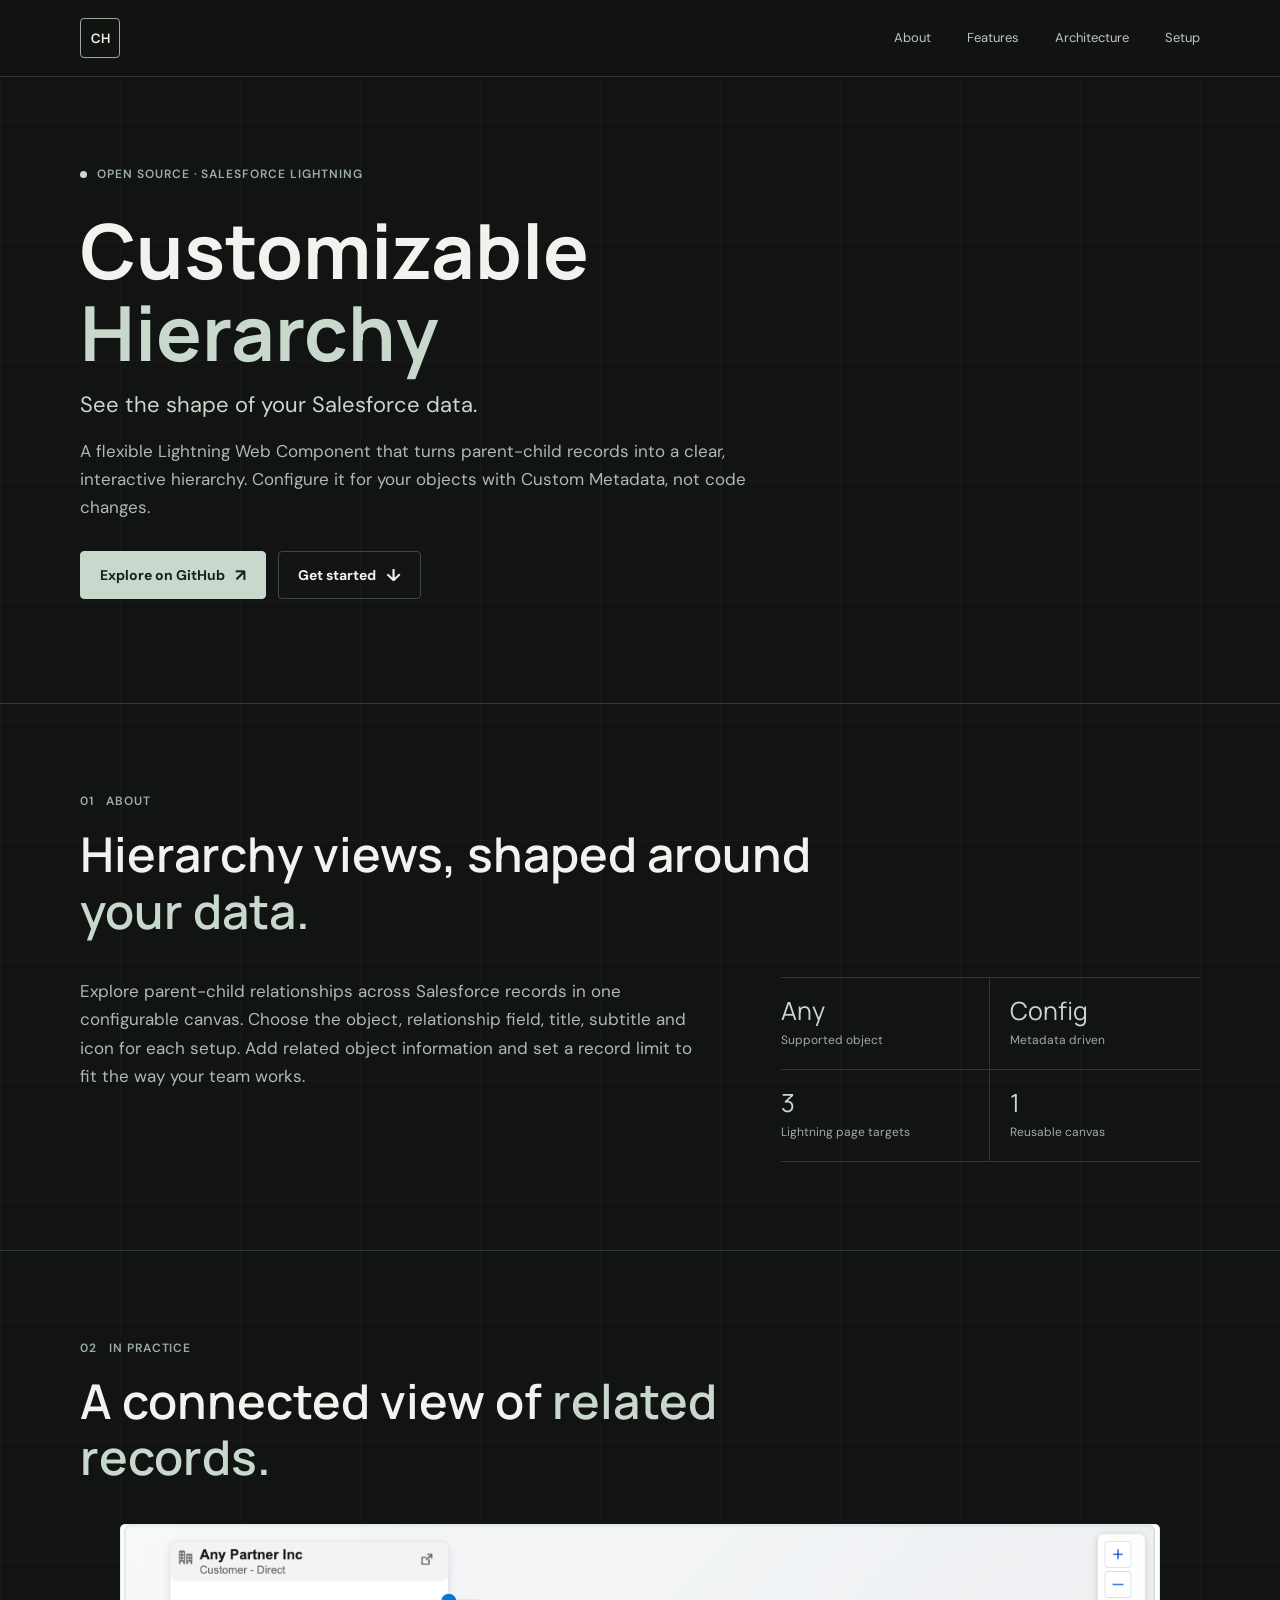
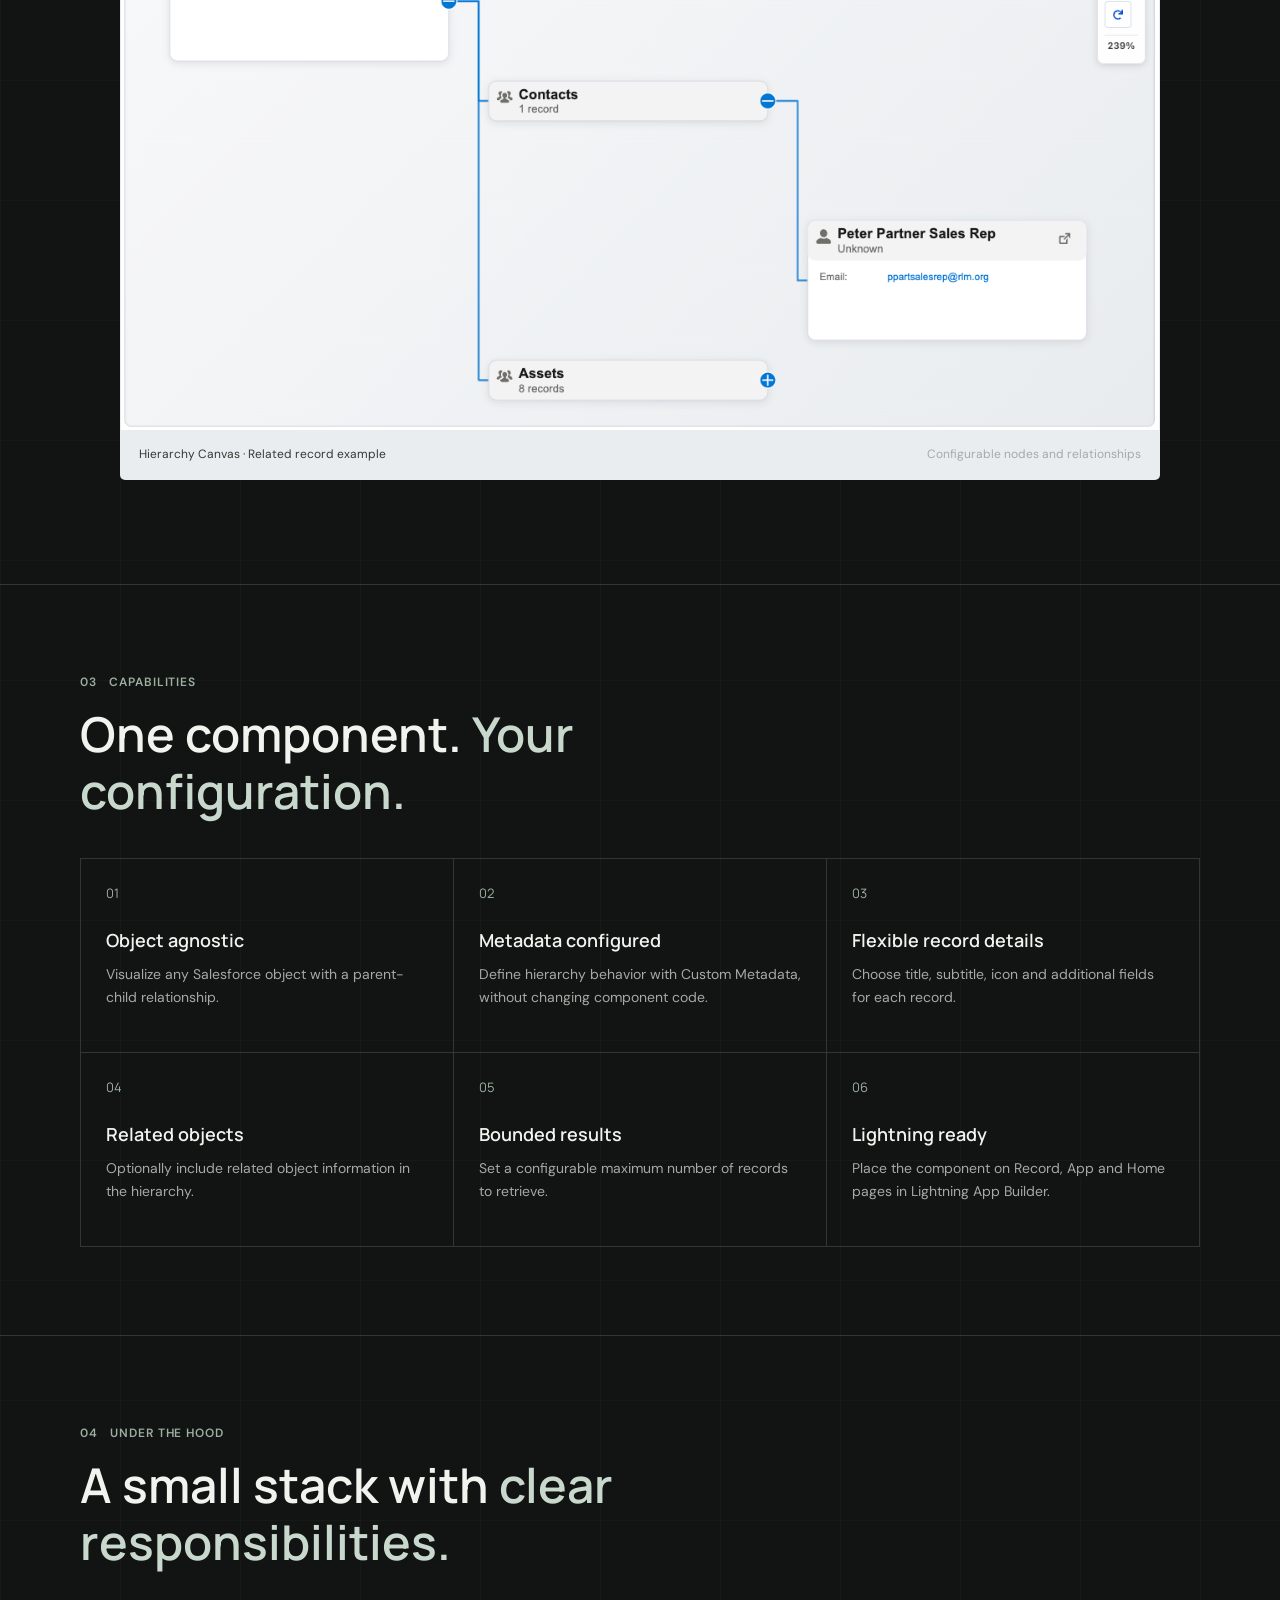
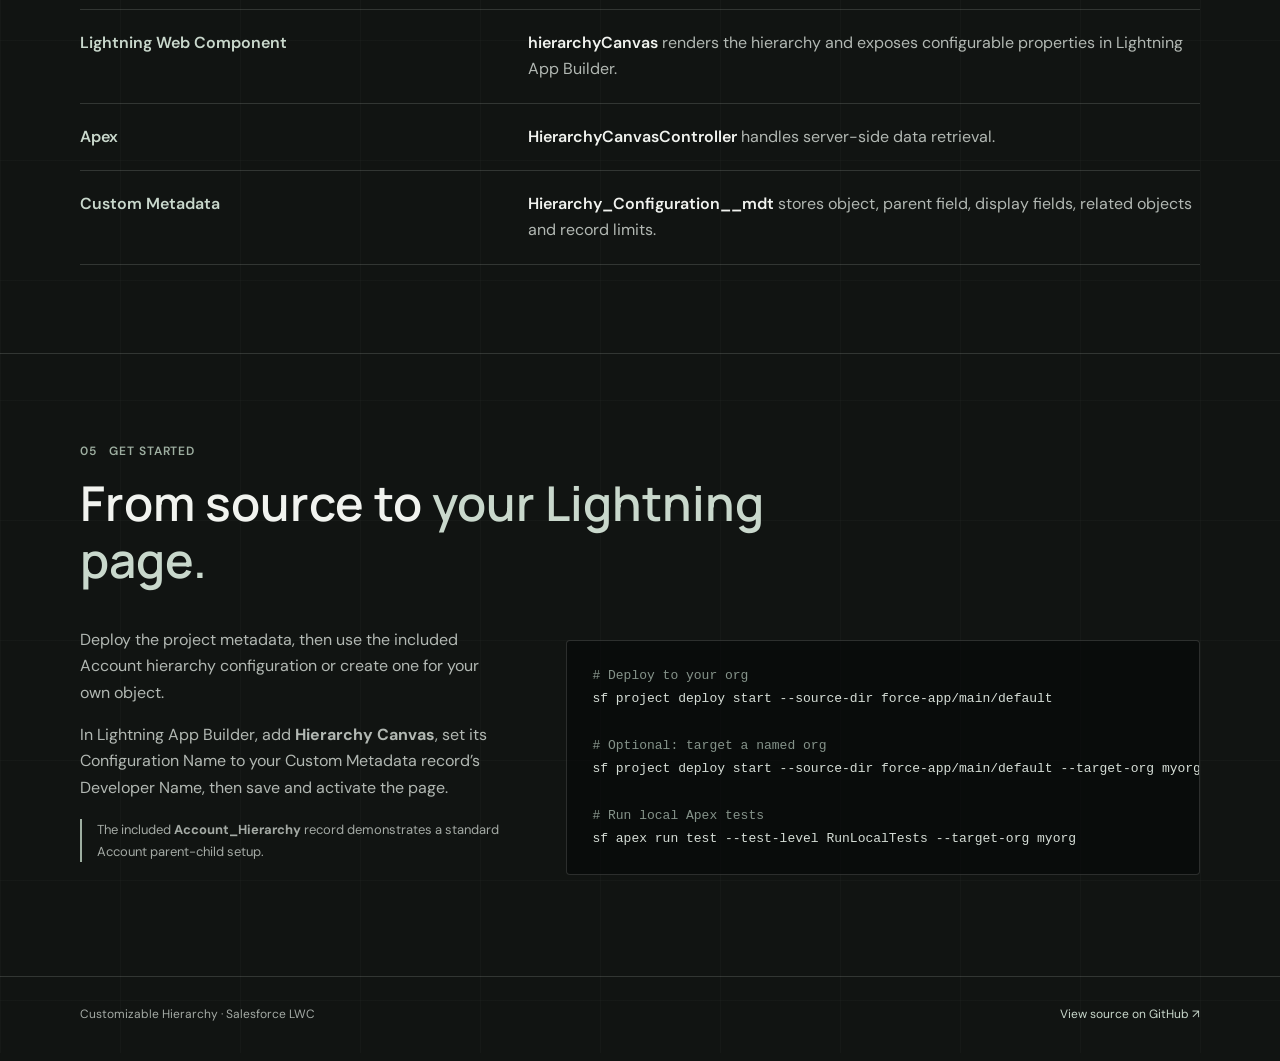
<file: index.html>
<!doctype html>
<html lang="en">
<head>
  <meta charset="utf-8" />
  <meta name="viewport" content="width=device-width, initial-scale=1" />
  <meta name="description" content="A metadata-configurable Lightning Web Component for exploring Salesforce parent-child data as an interactive hierarchy." />
  <meta name="theme-color" content="#111412" />
  <title>Customizable Hierarchy | Salesforce LWC</title>
  <link rel="icon" type="image/svg+xml" href="favicon.svg" />
  <link rel="preconnect" href="https://fonts.googleapis.com" />
  <link rel="preconnect" href="https://fonts.gstatic.com" crossorigin />
  <link href="https://fonts.googleapis.com/css2?family=DM+Sans:wght@400;500;600;700&family=Manrope:wght@400;500;600;700;800&display=swap" rel="stylesheet" />
  <style>
    :root { color-scheme: dark; --ink: #111412; --paper: #f1f3ef; --muted: #a4aaa5; --line: rgba(220,229,221,.16); --sage: #c9d8cc; --sage-dim: #9eafa1; --grid: rgba(213,224,215,.025); --content: 1120px; }
    *,*::before,*::after { box-sizing: border-box; }
    html { scroll-behavior: smooth; scroll-padding-top: 88px; }
    body { margin: 0; background-color: var(--ink); background-image: linear-gradient(90deg,var(--grid) 1px,transparent 1px),linear-gradient(var(--grid) 1px,transparent 1px); background-size: 120px 120px; color: var(--paper); font: 16px/1.65 "DM Sans",sans-serif; -webkit-font-smoothing: antialiased; }
    a { color: inherit; text-decoration: none; }
    a:focus-visible { outline: 2px solid var(--sage); outline-offset: 5px; }
    .wrap { width: min(var(--content),calc(100% - 64px)); margin-inline: auto; }
    .topbar { position: sticky; z-index: 5; top: 0; border-bottom: 1px solid var(--line); background: rgba(17,20,18,.94); backdrop-filter: blur(16px); }
    .nav { min-height: 76px; display: flex; align-items: center; justify-content: space-between; gap: 24px; }
    .mark { width: 40px; height: 40px; display: grid; place-items: center; border: 1px solid rgba(226,235,228,.68); border-radius: 4px; font: 700 13px "Manrope",sans-serif; }
    .nav-links { display: flex; align-items: center; gap: clamp(18px,3vw,36px); color: #c0c5c1; font-size: 13px; }
    .nav-links a,.button { transition: color 180ms ease,background 180ms ease,border-color 180ms ease,transform 180ms ease; }
    .nav-links a:hover { color: var(--sage); }
    .hero { min-height: 550px; display: flex; align-items: center; border-bottom: 1px solid var(--line); }
    .hero-inner { padding-block: 88px 104px; animation: arrive 700ms ease-out both; }
    .eyebrow,.section-index { display: flex; align-items: center; gap: 10px; color: var(--sage-dim); font-size: 12px; font-weight: 600; letter-spacing: .08em; text-transform: uppercase; }
    .eyebrow::before { width: 7px; height: 7px; border-radius: 50%; background: var(--sage); content: ""; }
    h1,h2,h3,p { margin-top: 0; }
    h1,h2,h3 { font-family: "Manrope",sans-serif; }
    h1 { max-width: 900px; margin: 24px 0 14px; font-size: clamp(42px,7vw,76px); font-weight: 700; line-height: 1.08; }
    .hero-subtitle { margin-bottom: 14px; color: var(--sage); font-size: clamp(18px,2.2vw,22px); }
    .hero-copy { max-width: 700px; margin-bottom: 30px; color: #b2b8b3; font-size: 17px; }
    .actions { display: flex; flex-wrap: wrap; gap: 12px; }
    .button { min-height: 48px; display: inline-flex; align-items: center; justify-content: center; gap: 10px; padding: 0 19px; border: 1px solid rgba(220,229,221,.24); border-radius: 4px; font-size: 14px; font-weight: 700; }
    .button:hover { transform: translateY(-2px); }
    .button-primary { border-color: var(--sage); background: var(--sage); color: #172019; }
    .button-primary:hover { border-color: #dce8de; background: #dce8de; }
    .button-secondary:hover { border-color: var(--sage-dim); background: rgba(201,216,204,.07); }
    .arrow { font-size: 17px; line-height: 1; }
    .section { padding-block: 88px; border-bottom: 1px solid var(--line); }
    .section-heading { margin-bottom: 38px; }
    .section-index { margin-bottom: 14px; }
    h2 { max-width: 780px; margin-bottom: 0; font-size: clamp(30px,4.5vw,48px); font-weight: 600; line-height: 1.18; }
    .accent { color: var(--sage); }
    .intro-grid { display: grid; grid-template-columns: 1.2fr .8fr; gap: 72px; align-items: start; }
    .body-copy { max-width: 670px; margin-bottom: 0; color: #b2b8b3; font-size: 17px; }
    .facts { display: grid; grid-template-columns: 1fr 1fr; border-top: 1px solid var(--line); }
    .fact { padding: 18px 10px 18px 0; border-bottom: 1px solid var(--line); }
    .fact:nth-child(odd) { border-right: 1px solid var(--line); }
    .fact:nth-child(even) { padding-left: 20px; }
    .fact strong { display: block; color: var(--sage); font: 25px/1.2 "Manrope",sans-serif; }
    .fact span { display: block; margin-top: 5px; color: var(--muted); font-size: 12px; }
    .showcase { overflow: hidden; border: 1px solid rgba(220,229,221,.2); border-radius: 5px; background: #e9edf0; }
    .showcase img { width: 100%; height: auto; display: block; }
    .caption { display: flex; justify-content: space-between; gap: 20px; padding: 14px 18px; border-top: 1px solid rgba(220,229,221,.15); color: var(--muted); font-size: 12px; }
    .caption span:first-child { color: #313b34; }
    .feature-list { display: grid; grid-template-columns: repeat(3,1fr); border-top: 1px solid var(--line); border-left: 1px solid var(--line); }
    .feature { min-height: 194px; padding: 25px; border-right: 1px solid var(--line); border-bottom: 1px solid var(--line); transition: background 200ms ease; }
    .feature:hover { background: rgba(201,216,204,.035); }
    .feature-number { display: block; margin-bottom: 24px; color: var(--sage-dim); font: 13px "Manrope",sans-serif; }
    .feature h3 { margin-bottom: 8px; font-size: 18px; font-weight: 600; }
    .feature p { margin-bottom: 0; color: var(--muted); font-size: 14px; line-height: 1.6; }
    .architecture { display: grid; grid-template-columns: .8fr 1.2fr; border-top: 1px solid var(--line); }
    .architecture-label,.architecture-detail { padding: 20px 0; border-bottom: 1px solid var(--line); }
    .architecture-label { color: var(--sage); font-weight: 600; }
    .architecture-detail { color: #b2b8b3; }
    .architecture-detail strong { color: var(--paper); font-weight: 600; }
    .setup-grid { display: grid; grid-template-columns: .8fr 1.2fr; gap: 64px; align-items: start; }
    .setup-copy { color: #b2b8b3; }
    .setup-copy p:last-child { margin-bottom: 0; }
    .code-block { overflow-x: auto; padding: 23px 25px; border: 1px solid var(--line); border-radius: 4px; background: rgba(7,9,8,.65); color: #d6ded7; font: 13px/1.8 Consolas,"Liberation Mono",monospace; tab-size: 2; }
    .code-comment { color: #85938a; }
    .metadata-note { margin-top: 18px; padding-left: 15px; border-left: 2px solid var(--sage-dim); color: var(--muted); font-size: 13px; }
    .footer { padding-block: 28px; color: var(--muted); font-size: 12px; }
    .footer-inner { display: flex; align-items: center; justify-content: space-between; gap: 18px; }
    .footer a { color: var(--sage); }
    @keyframes arrive { from { opacity: 0; transform: translateY(12px); } to { opacity: 1; transform: translateY(0); } }
    @media (max-width: 760px) {
      .wrap { width: min(var(--content),calc(100% - 40px)); }
      .nav { min-height: 68px; }
      .nav-links { gap: 17px; overflow-x: auto; white-space: nowrap; scrollbar-width: none; }
      .nav-links::-webkit-scrollbar { display: none; }
      .hero { min-height: 480px; }
      .hero-inner { padding-block: 78px; }
      .section { padding-block: 66px; }
      .intro-grid,.setup-grid { grid-template-columns: 1fr; gap: 34px; }
      .feature-list { grid-template-columns: repeat(2,1fr); }
      .feature { min-height: 180px; padding: 20px; }
      .architecture { grid-template-columns: .65fr 1.35fr; gap: 20px; }
    }
    @media (max-width: 480px) {
      .wrap { width: calc(100% - 32px); }
      .nav { align-items: flex-start; padding-block: 13px; }
      .mark { flex: 0 0 40px; }
      .nav-links { justify-content: flex-end; gap: 16px; padding-block: 10px; font-size: 12px; }
      .hero { min-height: 450px; }
      .hero-copy { font-size: 15px; }
      .actions { align-items: stretch; }
      .button { flex: 1 1 auto; }
      .feature-list { grid-template-columns: 1fr; }
      .feature { min-height: auto; }
      .feature-number { margin-bottom: 14px; }
      .architecture { grid-template-columns: 1fr; gap: 0; }
      .architecture-label { padding-bottom: 4px; border-bottom: 0; }
      .architecture-detail { padding-top: 4px; }
      .caption { flex-direction: column; gap: 2px; }
      .footer-inner { align-items: flex-start; flex-direction: column; }
    }
    @media (prefers-reduced-motion: reduce) {
      *,*::before,*::after { scroll-behavior: auto !important; animation-duration: .01ms !important; animation-iteration-count: 1 !important; transition-duration: .01ms !important; }
    }
  </style>
</head>
<body>
  <header class="topbar">
    <nav class="nav wrap" aria-label="Primary navigation">
      <a class="mark" href="#top" aria-label="Customizable Hierarchy home">CH</a>
      <div class="nav-links"><a href="#about">About</a><a href="#features">Features</a><a href="#architecture">Architecture</a><a href="#setup">Setup</a></div>
    </nav>
  </header>
  <main id="top">
    <section class="hero">
      <div class="hero-inner wrap">
        <p class="eyebrow">Open source · Salesforce Lightning</p>
        <h1>Customizable<br /><span class="accent">Hierarchy</span></h1>
        <p class="hero-subtitle">See the shape of your Salesforce data.</p>
        <p class="hero-copy">A flexible Lightning Web Component that turns parent-child records into a clear, interactive hierarchy. Configure it for your objects with Custom Metadata, not code changes.</p>
        <div class="actions">
          <a class="button button-primary" href="https://github.com/haribaskarvr/salesforce-customizable-hierarchy" target="_blank" rel="noreferrer">Explore on GitHub <span class="arrow" aria-hidden="true">↗</span></a>
          <a class="button button-secondary" href="#setup">Get started <span class="arrow" aria-hidden="true">↓</span></a>
        </div>
      </div>
    </section>
    <section class="section" id="about">
      <div class="wrap">
        <div class="section-heading"><p class="section-index">01 &nbsp; About</p><h2>Hierarchy views, shaped around <span class="accent">your data.</span></h2></div>
        <div class="intro-grid">
          <p class="body-copy">Explore parent-child relationships across Salesforce records in one configurable canvas. Choose the object, relationship field, title, subtitle and icon for each setup. Add related object information and set a record limit to fit the way your team works.</p>
          <div class="facts" aria-label="Project characteristics">
            <div class="fact"><strong>Any</strong><span>Supported object</span></div><div class="fact"><strong>Config</strong><span>Metadata driven</span></div>
            <div class="fact"><strong>3</strong><span>Lightning page targets</span></div><div class="fact"><strong>1</strong><span>Reusable canvas</span></div>
          </div>
        </div>
      </div>
    </section>
    <section class="section" aria-labelledby="preview-title">
      <div class="wrap">
        <div class="section-heading"><p class="section-index">02 &nbsp; In practice</p><h2 id="preview-title">A connected view of <span class="accent">related records.</span></h2></div>
        <figure class="showcase">
          <img src="images/hierarchy-canvas-sample.png" alt="Hierarchy canvas showing a parent partner account connected to Contacts, Assets, and a partner sales representative." loading="lazy" />
          <figcaption class="caption"><span>Hierarchy Canvas · Related record example</span><span>Configurable nodes and relationships</span></figcaption>
        </figure>
      </div>
    </section>
    <section class="section" id="features">
      <div class="wrap">
        <div class="section-heading"><p class="section-index">03 &nbsp; Capabilities</p><h2>One component. <span class="accent">Your configuration.</span></h2></div>
        <div class="feature-list">
          <article class="feature"><span class="feature-number">01</span><h3>Object agnostic</h3><p>Visualize any Salesforce object with a parent-child relationship.</p></article>
          <article class="feature"><span class="feature-number">02</span><h3>Metadata configured</h3><p>Define hierarchy behavior with Custom Metadata, without changing component code.</p></article>
          <article class="feature"><span class="feature-number">03</span><h3>Flexible record details</h3><p>Choose title, subtitle, icon and additional fields for each record.</p></article>
          <article class="feature"><span class="feature-number">04</span><h3>Related objects</h3><p>Optionally include related object information in the hierarchy.</p></article>
          <article class="feature"><span class="feature-number">05</span><h3>Bounded results</h3><p>Set a configurable maximum number of records to retrieve.</p></article>
          <article class="feature"><span class="feature-number">06</span><h3>Lightning ready</h3><p>Place the component on Record, App and Home pages in Lightning App Builder.</p></article>
        </div>
      </div>
    </section>
    <section class="section" id="architecture">
      <div class="wrap">
        <div class="section-heading"><p class="section-index">04 &nbsp; Under the hood</p><h2>A small stack with <span class="accent">clear responsibilities.</span></h2></div>
        <div class="architecture">
          <div class="architecture-label">Lightning Web Component</div><div class="architecture-detail"><strong>hierarchyCanvas</strong> renders the hierarchy and exposes configurable properties in Lightning App Builder.</div>
          <div class="architecture-label">Apex</div><div class="architecture-detail"><strong>HierarchyCanvasController</strong> handles server-side data retrieval.</div>
          <div class="architecture-label">Custom Metadata</div><div class="architecture-detail"><strong>Hierarchy_Configuration__mdt</strong> stores object, parent field, display fields, related objects and record limits.</div>
        </div>
      </div>
    </section>
    <section class="section" id="setup">
      <div class="wrap">
        <div class="section-heading"><p class="section-index">05 &nbsp; Get started</p><h2>From source to <span class="accent">your Lightning page.</span></h2></div>
        <div class="setup-grid">
          <div class="setup-copy">
            <p>Deploy the project metadata, then use the included Account hierarchy configuration or create one for your own object.</p>
            <p>In Lightning App Builder, add <strong>Hierarchy Canvas</strong>, set its Configuration Name to your Custom Metadata record’s Developer Name, then save and activate the page.</p>
            <p class="metadata-note">The included <strong>Account_Hierarchy</strong> record demonstrates a standard Account parent-child setup.</p>
          </div>
          <pre class="code-block"><code><span class="code-comment"># Deploy to your org</span><br />sf project deploy start --source-dir force-app/main/default<br /><br /><span class="code-comment"># Optional: target a named org</span><br />sf project deploy start --source-dir force-app/main/default --target-org myorg<br /><br /><span class="code-comment"># Run local Apex tests</span><br />sf apex run test --test-level RunLocalTests --target-org myorg</code></pre>
        </div>
      </div>
    </section>
  </main>
  <footer class="footer"><div class="footer-inner wrap"><span>Customizable Hierarchy · Salesforce LWC</span><a href="https://github.com/haribaskarvr/salesforce-customizable-hierarchy" target="_blank" rel="noreferrer">View source on GitHub ↗</a></div></footer>
</body>
</html>
</file>
